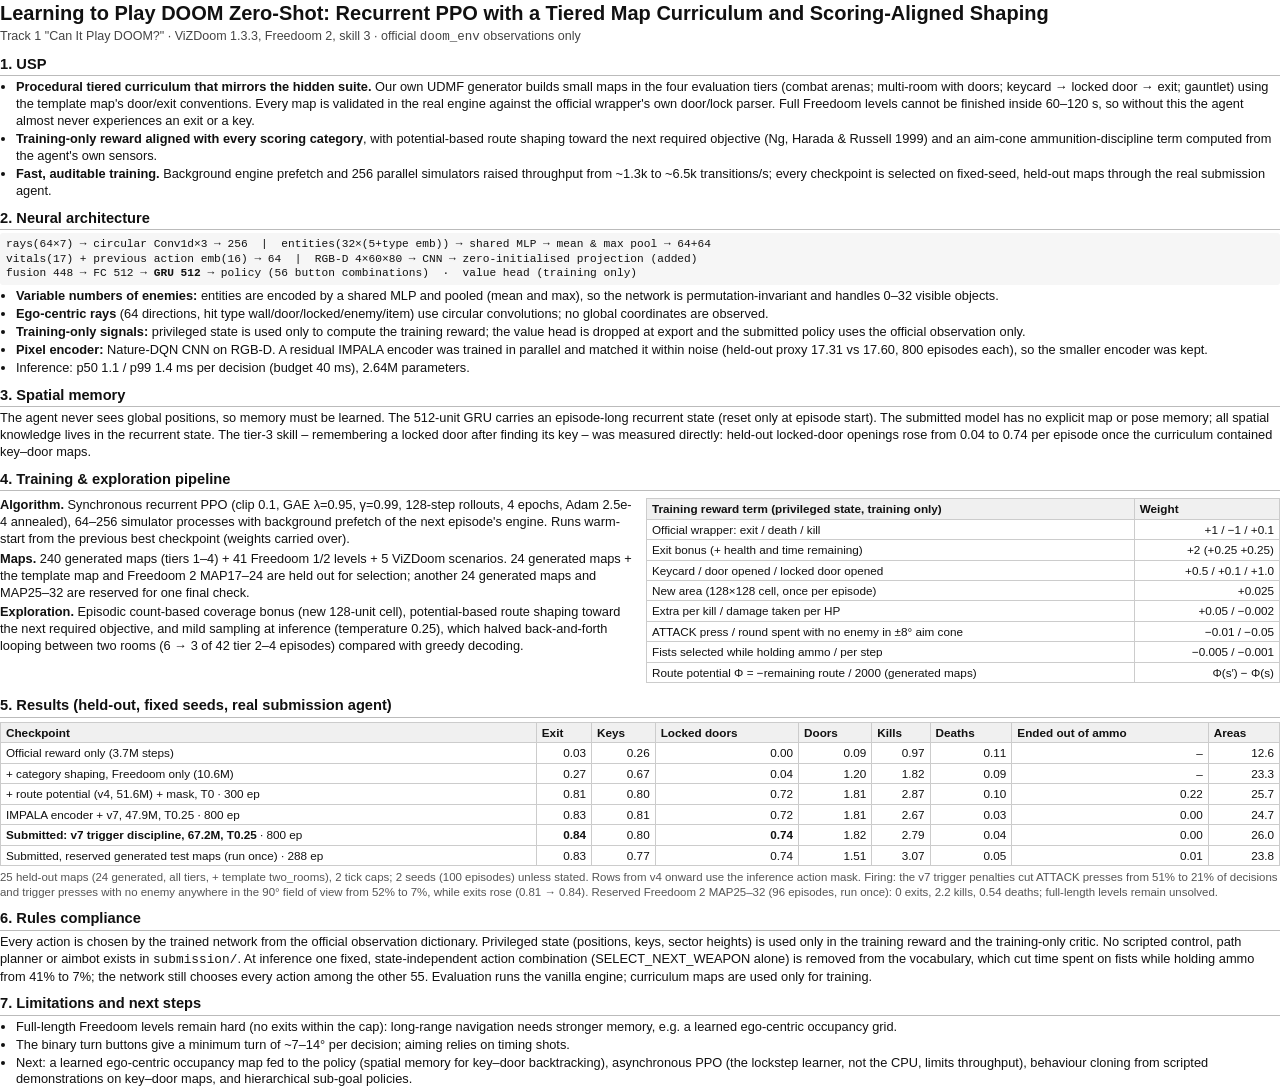
<file: docs/brief/brief.html>
<!doctype html>
<html lang="en"><head><meta charset="utf-8"><title>DOOM Agent Brief</title>
<style>
@page { size: A4; margin: 13mm 14mm; }
body { font: 9.6pt/1.32 "Helvetica Neue", Arial, sans-serif; color: #111; margin: 0; }
h1 { font-size: 15pt; margin: 0 0 2px; } .sub { color: #444; margin: 0 0 8px; font-size: 9.4pt; }
h2 { font-size: 11pt; margin: 9px 0 3px; border-bottom: 1px solid #bbb; padding-bottom: 1px; }
p { margin: 3px 0; } ul { margin: 3px 0 3px 16px; padding: 0; } li { margin: 1px 0; }
table { border-collapse: collapse; width: 100%; font-size: 8.8pt; margin: 4px 0; }
th, td { border: 1px solid #ccc; padding: 2px 5px; text-align: left; vertical-align: top; }
th { background: #f0f0f0; } td.n { text-align: right; }
.cols { display: grid; grid-template-columns: 1fr 1fr; gap: 12px; }
.pipe { font-family: Menlo, monospace; font-size: 8.4pt; background: #f6f6f6; padding: 4px 6px; border-radius: 3px; }
.page2 { break-before: page; }
.note { color: #555; font-size: 8.6pt; }
</style></head><body>

<h1>Learning to Play DOOM Zero-Shot: Recurrent PPO with a Tiered Map Curriculum and Scoring-Aligned Shaping</h1>
<p class="sub">Track 1 "Can It Play DOOM?" &middot; ViZDoom 1.3.3, Freedoom 2, skill 3 &middot; official <code>doom_env</code> observations only</p>

<h2>1. USP</h2>
<ul>
<li><b>Procedural tiered curriculum that mirrors the hidden suite.</b> Our own UDMF generator builds small maps in the four evaluation tiers (combat arenas; multi-room with doors; keycard &rarr; locked door &rarr; exit; gauntlet) using the template map's door/exit conventions. Every map is validated in the real engine against the official wrapper's own door/lock parser. Full Freedoom levels cannot be finished inside 60&ndash;120 s, so without this the agent almost never experiences an exit or a key.</li>
<li><b>Training-only reward aligned with every scoring category</b>, with potential-based route shaping toward the next required objective (Ng, Harada &amp; Russell 1999) and an aim-cone ammunition-discipline term computed from the agent's own sensors.</li>
<li><b>Fast, auditable training.</b> Background engine prefetch and 256 parallel simulators raised throughput from ~1.3k to ~6.5k transitions/s; every checkpoint is selected on fixed-seed, held-out maps through the real submission agent.</li>
</ul>

<h2>2. Neural architecture</h2>
<div class="pipe">rays(64&times;7) &rarr; circular Conv1d&times;3 &rarr; 256 &nbsp;|&nbsp; entities(32&times;(5+type emb)) &rarr; shared MLP &rarr; mean &amp; max pool &rarr; 64+64<br>
vitals(17) + previous action emb(16) &rarr; 64 &nbsp;|&nbsp; RGB-D 4&times;60&times;80 &rarr; CNN &rarr; zero-initialised projection (added)<br>
fusion 448 &rarr; FC 512 &rarr; <b>GRU 512</b>  &rarr; policy (56 button combinations) &nbsp;&middot;&nbsp; value head (training only)</div>
<ul>
<li><b>Variable numbers of enemies:</b> entities are encoded by a shared MLP and pooled (mean and max), so the network is permutation-invariant and handles 0&ndash;32 visible objects.</li>
<li><b>Ego-centric rays</b> (64 directions, hit type wall/door/locked/enemy/item) use circular convolutions; no global coordinates are observed.</li>
<li><b>Training-only signals:</b> privileged state is used only to compute the training reward; the value head is dropped at export and the submitted policy uses the official observation only.</li>
<li><b>Pixel encoder:</b> Nature-DQN CNN on RGB-D. A residual IMPALA encoder was trained in parallel and matched it within noise (held-out proxy 17.31 vs 17.60, 800 episodes each), so the smaller encoder was kept.</li>
<li>Inference: p50 1.1 / p99 1.4 ms per decision (budget 40 ms), 2.64M parameters.</li>
</ul>

<h2>3. Spatial memory</h2>
<p>The agent never sees global positions, so memory must be learned. The 512-unit GRU carries an episode-long recurrent state (reset only at episode start). The submitted model has no explicit map or pose memory; all spatial knowledge lives in the recurrent state. The tier-3 skill &ndash; remembering a locked door after finding its key &ndash; was measured directly: held-out locked-door openings rose from 0.04 to 0.74 per episode once the curriculum contained key&ndash;door maps.</p>

<div class="page2"></div>
<h2>4. Training &amp; exploration pipeline</h2>
<div class="cols"><div>
<p><b>Algorithm.</b> Synchronous recurrent PPO (clip 0.1, GAE &lambda;=0.95, &gamma;=0.99, 128-step rollouts, 4 epochs, Adam 2.5e-4 annealed), 64&ndash;256 simulator processes with background prefetch of the next episode's engine. Runs warm-start from the previous best checkpoint (weights carried over).</p>
<p><b>Maps.</b> 240 generated maps (tiers 1&ndash;4) + 41 Freedoom 1/2 levels + 5 ViZDoom scenarios. 24 generated maps + the template map and Freedoom 2 MAP17&ndash;24 are held out for selection; another 24 generated maps and MAP25&ndash;32 are reserved for one final check.</p>
<p><b>Exploration.</b> Episodic count-based coverage bonus (new 128-unit cell), potential-based route shaping toward the next required objective, and mild sampling at inference (temperature 0.25), which halved back-and-forth looping between two rooms (6 &rarr; 3 of 42 tier 2&ndash;4 episodes) compared with greedy decoding.</p>
</div><div>
<table><tr><th>Training reward term (privileged state, training only)</th><th>Weight</th></tr>
<tr><td>Official wrapper: exit / death / kill</td><td class="n">+1 / &minus;1 / +0.1</td></tr>
<tr><td>Exit bonus (+ health and time remaining)</td><td class="n">+2 (+0.25 +0.25)</td></tr>
<tr><td>Keycard / door opened / locked door opened</td><td class="n">+0.5 / +0.1 / +1.0</td></tr>
<tr><td>New area (128&times;128 cell, once per episode)</td><td class="n">+0.025</td></tr>
<tr><td>Extra per kill / damage taken per HP</td><td class="n">+0.05 / &minus;0.002</td></tr>
<tr><td>ATTACK press / round spent with no enemy in &plusmn;8&deg; aim cone</td><td class="n">&minus;0.01 / &minus;0.05</td></tr>
<tr><td>Fists selected while holding ammo / per step</td><td class="n">&minus;0.005 / &minus;0.001</td></tr>
<tr><td>Route potential &Phi; = &minus;remaining route / 2000 (generated maps)</td><td class="n">&Phi;(s&prime;) &minus; &Phi;(s)</td></tr></table>
</div></div>

<h2>5. Results (held-out, fixed seeds, real submission agent)</h2>
<table>
<tr><th>Checkpoint</th><th>Exit</th><th>Keys</th><th>Locked doors</th><th>Doors</th><th>Kills</th><th>Deaths</th><th>Ended out of ammo</th><th>Areas</th></tr>
<tr><td>Official reward only (3.7M steps)</td><td class="n">0.03</td><td class="n">0.26</td><td class="n">0.00</td><td class="n">0.09</td><td class="n">0.97</td><td class="n">0.11</td><td class="n">&ndash;</td><td class="n">12.6</td></tr>
<tr><td>+ category shaping, Freedoom only (10.6M)</td><td class="n">0.27</td><td class="n">0.67</td><td class="n">0.04</td><td class="n">1.20</td><td class="n">1.82</td><td class="n">0.09</td><td class="n">&ndash;</td><td class="n">23.3</td></tr>
<tr><td>+ route potential (v4, 51.6M) + mask, T0 &middot; 300 ep</td><td class="n">0.81</td><td class="n">0.80</td><td class="n">0.72</td><td class="n">1.81</td><td class="n">2.87</td><td class="n">0.10</td><td class="n">0.22</td><td class="n">25.7</td></tr>
<tr><td>IMPALA encoder + v7, 47.9M, T0.25 &middot; 800 ep</td><td class="n">0.83</td><td class="n">0.81</td><td class="n">0.72</td><td class="n">1.81</td><td class="n">2.67</td><td class="n">0.03</td><td class="n">0.00</td><td class="n">24.7</td></tr>
<tr><td><b>Submitted: v7 trigger discipline, 67.2M, T0.25</b> &middot; 800 ep</td><td class="n"><b>0.84</b></td><td class="n">0.80</td><td class="n"><b>0.74</b></td><td class="n">1.82</td><td class="n">2.79</td><td class="n">0.04</td><td class="n">0.00</td><td class="n">26.0</td></tr>
<tr><td>Submitted, reserved generated test maps (run once) &middot; 288 ep</td><td class="n">0.83</td><td class="n">0.77</td><td class="n">0.74</td><td class="n">1.51</td><td class="n">3.07</td><td class="n">0.05</td><td class="n">0.01</td><td class="n">23.8</td></tr>
</table>
<p class="note">25 held-out maps (24 generated, all tiers, + template two_rooms), 2 tick caps; 2 seeds (100 episodes) unless stated. Rows from v4 onward use the inference action mask. Firing: the v7 trigger penalties cut ATTACK presses from 51% to 21% of decisions and trigger presses with no enemy anywhere in the 90&deg; field of view from 52% to 7%, while exits rose (0.81 &rarr; 0.84). Reserved Freedoom 2 MAP25&ndash;32 (96 episodes, run once): 0 exits, 2.2 kills, 0.54 deaths; full-length levels remain unsolved.</p>

<h2>6. Rules compliance</h2>
<p>Every action is chosen by the trained network from the official observation dictionary. Privileged state (positions, keys, sector heights) is used only in the training reward and the training-only critic. No scripted control, path planner or aimbot exists in <code>submission/</code>. At inference one fixed, state-independent action combination (SELECT_NEXT_WEAPON alone) is removed from the vocabulary, which cut time spent on fists while holding ammo from 41% to 7%; the network still chooses every action among the other 55. Evaluation runs the vanilla engine; curriculum maps are used only for training.</p>

<h2>7. Limitations and next steps</h2>
<ul>
<li>Full-length Freedoom levels remain hard (no exits within the cap): long-range navigation needs stronger memory, e.g. a learned ego-centric occupancy grid.</li>
<li>The binary turn buttons give a minimum turn of ~7&ndash;14&deg; per decision; aiming relies on timing shots.</li>
<li>Next: a learned ego-centric occupancy map fed to the policy (spatial memory for key&ndash;door backtracking), asynchronous PPO (the lockstep learner, not the CPU, limits throughput), behaviour cloning from scripted demonstrations on key&ndash;door maps, and hierarchical sub-goal policies.</li>
</ul>
</body></html>
</file>
